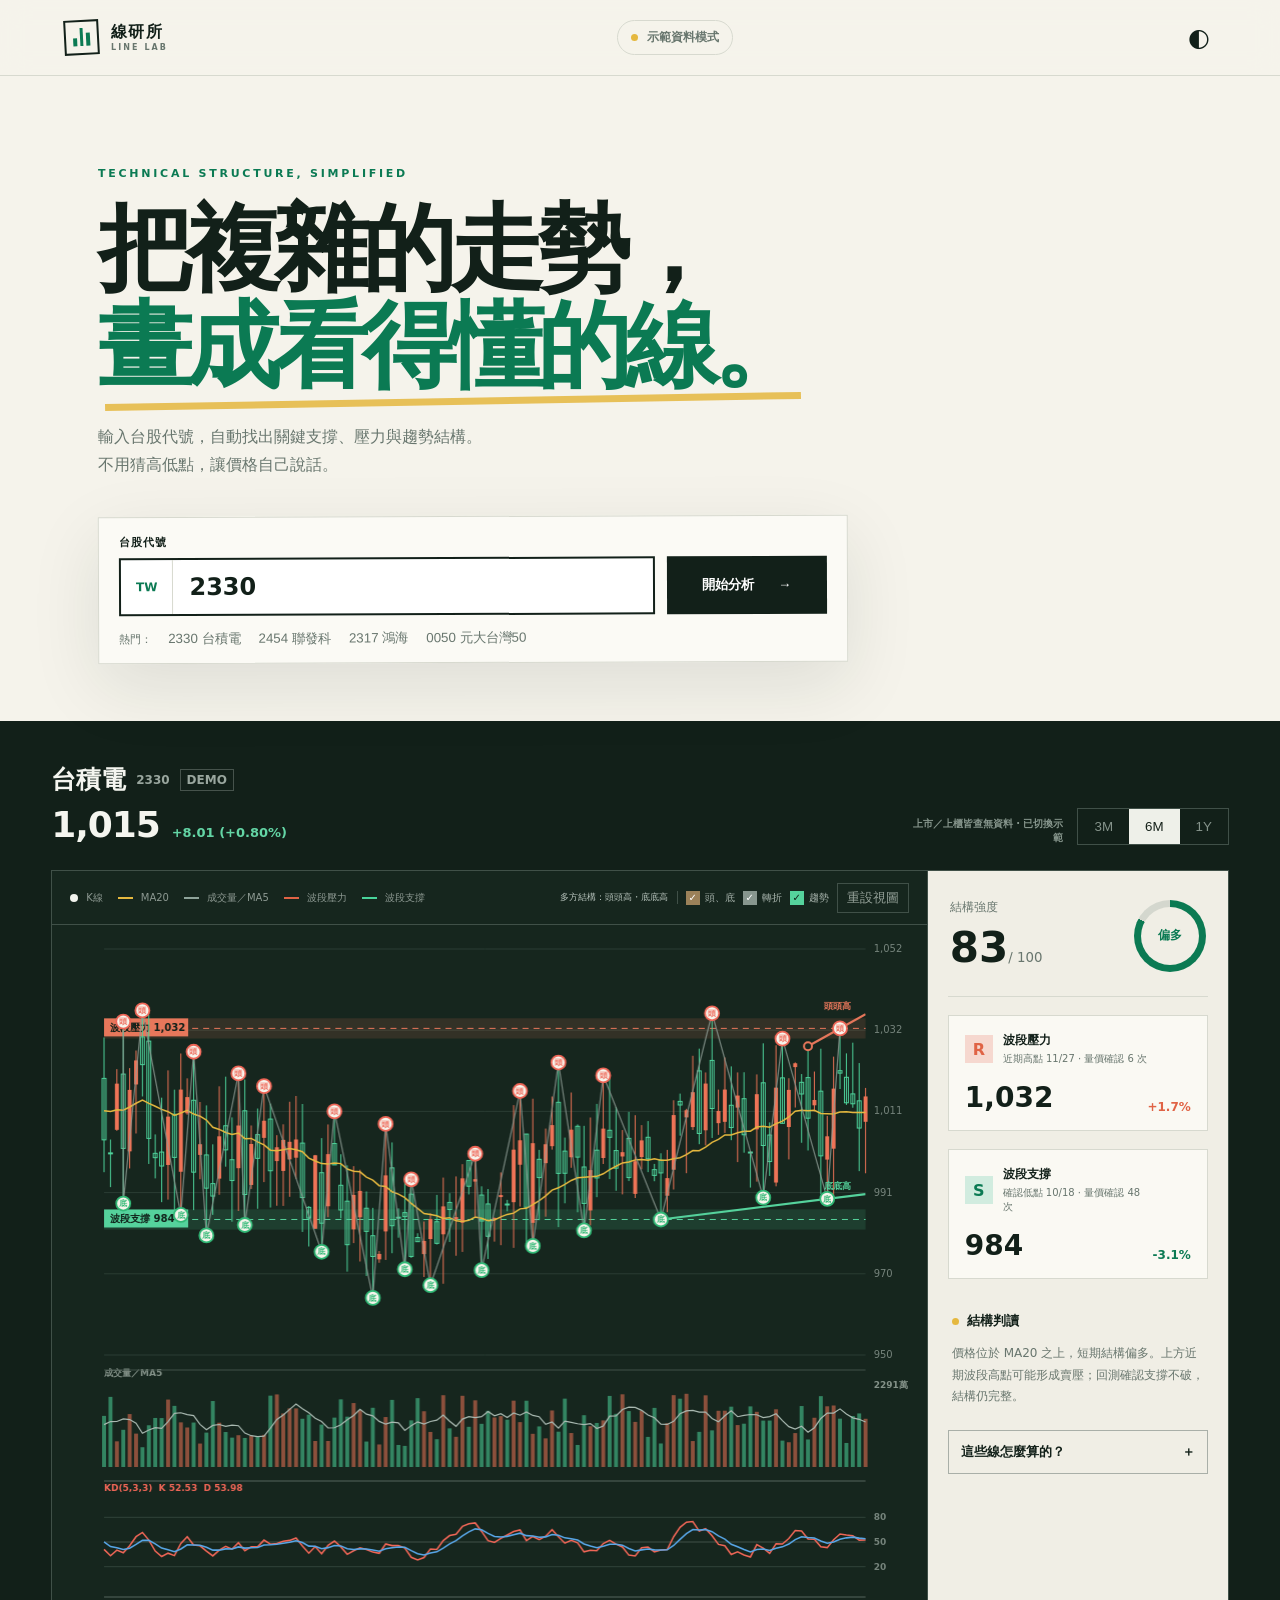
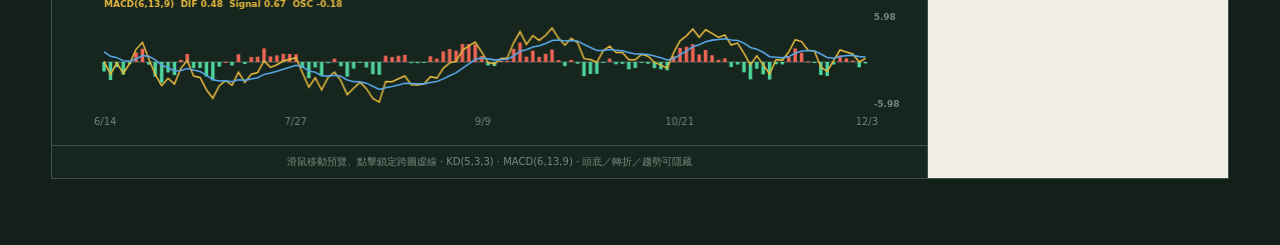
<file: pages/line-lab/index.html>
<!doctype html>
<html lang="zh-Hant">
<head>
  <meta charset="utf-8">
  <meta name="viewport" content="width=device-width,initial-scale=1">
  <meta name="description" content="輸入台股代號，自動辨識支撐、壓力與趨勢線。">
  <title>線研所｜台股自動畫線</title>
  <link rel="stylesheet" href="./styles.css">
</head>
<body>
  <header class="topbar">
    <a class="brand" href="#" aria-label="線研所首頁">
      <span class="brand-mark"><i></i><i></i><i></i></span>
      <span>線研所 <small>LINE LAB</small></span>
    </a>
    <div class="market-pill" id="sourceBadge"><span></span> <b id="sourceLabel">證交所官方資料</b></div>
    <button class="icon-button" id="themeBtn" aria-label="切換明暗模式">◐</button>
  </header>

  <main>
    <section class="hero">
      <p class="eyebrow">TECHNICAL STRUCTURE, SIMPLIFIED</p>
      <h1>把複雜的走勢，<br><em>畫成看得懂的線。</em></h1>
      <p class="lede">輸入台股代號，自動找出關鍵支撐、壓力與趨勢結構。<br>不用猜高低點，讓價格自己說話。</p>
      <form class="search-card" id="stockForm">
        <label for="ticker">台股代號</label>
        <div class="search-row">
          <div class="ticker-input"><span>TW</span><input id="ticker" inputmode="numeric" maxlength="6" value="2330" placeholder="例如 2330" aria-describedby="tickerHelp"></div>
          <button type="submit">開始分析 <span>→</span></button>
        </div>
        <div class="quick-row" id="tickerHelp">
          <span>熱門：</span>
          <button type="button" data-ticker="2330">2330 台積電</button>
          <button type="button" data-ticker="2454">2454 聯發科</button>
          <button type="button" data-ticker="2317">2317 鴻海</button>
          <button type="button" data-ticker="0050">0050 元大台灣50</button>
        </div>
      </form>
    </section>

    <section class="workspace" id="workspace" aria-live="polite">
      <div class="stock-head">
        <div>
          <div class="stock-title"><h2 id="stockName">台積電</h2><span id="stockTicker">2330</span><span class="exchange" id="exchange">TWSE</span></div>
          <div class="price-line"><strong id="lastPrice">1,015.00</strong><span id="priceChange">+18.00 (+1.81%)</span></div>
        </div>
        <div class="head-actions">
          <span class="data-stamp" id="dataStamp">正在準備資料…</span>
          <div class="periods" role="group" aria-label="時間週期">
            <button data-period="60">3M</button><button class="active" data-period="120">6M</button><button data-period="240">1Y</button>
          </div>
        </div>
      </div>

      <div class="analysis-grid">
        <div class="chart-panel">
          <div class="chart-toolbar">
            <div class="legend"><span class="dot candle"></span>K線 <span class="line ma"></span>MA20 <span class="line volume"></span>成交量／MA5 <span class="line pressure"></span>波段壓力 <span class="line support"></span>波段支撐</div>
            <div class="chart-actions">
              <span class="trend-state" id="trendState">偵測轉折中</span>
              <label class="chart-toggle pivot-toggle"><input type="checkbox" id="togglePivots" checked><span></span>頭、底</label>
              <label class="chart-toggle turn-toggle"><input type="checkbox" id="toggleTurns" checked><span></span>轉折</label>
              <label class="chart-toggle trend-toggle"><input type="checkbox" id="toggleTrend" checked><span></span>趨勢</label>
              <button id="resetZoom">重設視圖</button>
            </div>
          </div>
          <div class="chart-wrap">
            <canvas id="chart" aria-label="股票 K 線、成交量、KD 與 MACD 技術分析圖"></canvas>
            <div class="tooltip" id="tooltip" hidden></div>
          </div>
          <div class="chart-note">滑鼠移動預覽、點擊鎖定跨圖虛線 · KD(5,3,3) · MACD(6,13,9) · 頭底／轉折／趨勢可隱藏</div>
        </div>

        <aside class="insight-panel">
          <div class="score-block">
            <div><span>結構強度</span><strong id="score">78</strong><small>/ 100</small></div>
            <div class="score-ring" id="scoreRing"><span>偏多</span></div>
          </div>
          <div class="level-card resistance">
            <div class="level-label"><span>R</span><div>波段壓力<small id="resistanceMeta">近期高點＋量價確認</small></div></div>
            <strong id="resistance">1,042</strong>
            <div class="distance" id="resistanceDistance">+2.7%</div>
          </div>
          <div class="level-card support">
            <div class="level-label"><span>S</span><div>波段支撐<small id="supportMeta">確認低點＋量價確認</small></div></div>
            <strong id="support">972</strong>
            <div class="distance" id="supportDistance">-4.2%</div>
          </div>
          <div class="structure-copy">
            <h3><span></span>結構判讀</h3>
            <p id="structureText">價格位於 MA20 之上，短期結構偏多。上方接近壓力帶時留意量價變化；若回測支撐不破，結構仍完整。</p>
          </div>
          <button class="explain-btn" id="explainBtn">這些線怎麼算的？ <span>＋</span></button>
        </aside>
      </div>
    </section>

  </main>

  <dialog id="methodDialog">
    <button class="dialog-close" id="dialogClose" aria-label="關閉">×</button>
    <p class="eyebrow">CALCULATION LOGIC</p>
    <h2>自動畫線邏輯</h2>
    <ol>
      <li><strong>偵測近期波段</strong><span>先找出最近 45 個交易日的局部高點與低點。</span></li>
      <li><strong>挑選壓力</strong><span>優先採用離現價最近、最近形成的拒絕高點。</span></li>
      <li><strong>確認支撐</strong><span>低點需與現價保持足夠 ATR 幅度，排除日常小幅震盪。</span></li>
      <li><strong>量價驗證</strong><span>成交量與觸及次數用來提高可信度，不再單獨決定價位。</span></li>
    </ol>
    <p class="disclaimer">技術線僅描述歷史價格結構，不保證未來表現，也不構成投資建議。</p>
  </dialog>

  <script src="./app.js"></script>
</body>
</html>
</file>
<file: pages/line-lab/styles.css>
:root{--ink:#122019;--muted:#68766e;--paper:#f5f3eb;--card:#fbfaf5;--line:#d7d9cf;--green:#0b7a53;--mint:#b8e6d1;--coral:#e06345;--yellow:#e5b83f;--shadow:0 22px 70px rgba(23,39,30,.1)}
*{box-sizing:border-box}html{scroll-behavior:smooth}body{margin:0;background:var(--paper);color:var(--ink);font-family:"Microsoft JhengHei","PingFang TC",system-ui,sans-serif}.topbar{height:76px;padding:0 clamp(22px,5vw,72px);display:flex;align-items:center;justify-content:space-between;border-bottom:1px solid var(--line);position:sticky;top:0;z-index:20;background:rgba(245,243,235,.92);backdrop-filter:blur(14px)}.brand{display:flex;align-items:center;gap:12px;color:inherit;text-decoration:none;font-weight:900;letter-spacing:.08em}.brand small{display:block;font:700 8px/1.2 system-ui;letter-spacing:.26em;color:var(--muted)}.brand-mark{width:35px;height:35px;border:2px solid var(--ink);display:flex;align-items:flex-end;justify-content:center;gap:3px;padding:7px;transform:rotate(-3deg)}.brand-mark i{width:4px;background:var(--green);display:block}.brand-mark i:nth-child(1){height:8px}.brand-mark i:nth-child(2){height:18px}.brand-mark i:nth-child(3){height:13px}.market-pill{font-size:12px;color:var(--muted);padding:8px 13px;border:1px solid var(--line);border-radius:99px}.market-pill span{display:inline-block;width:7px;height:7px;background:var(--green);border-radius:50%;margin-right:5px}.icon-button{border:0;background:transparent;font-size:25px;cursor:pointer;color:var(--ink)}main{overflow:hidden}.hero{max-width:1140px;margin:auto;padding:92px 28px 58px}.eyebrow,.section-kicker{font:800 11px/1 system-ui;letter-spacing:.25em;color:var(--green);margin:0 0 22px}.hero h1{font-size:clamp(44px,7.5vw,94px);line-height:1.03;letter-spacing:-.065em;margin:0;max-width:900px}.hero h1 em{font-style:normal;color:var(--green);position:relative}.hero h1 em:after{content:"";position:absolute;height:7px;background:var(--yellow);left:1%;right:0;bottom:-5px;transform:rotate(-1deg);opacity:.85}.lede{font-size:16px;line-height:1.8;color:var(--muted);margin:28px 0 36px}.search-card{background:var(--card);border:1px solid var(--line);padding:17px 20px 13px;box-shadow:var(--shadow);max-width:750px;transform:rotate(-.2deg)}.search-card label{display:block;font-size:11px;font-weight:800;letter-spacing:.1em;margin-bottom:8px}.search-row{display:flex;gap:12px}.ticker-input{height:58px;border:2px solid var(--ink);display:flex;align-items:center;flex:1;background:#fff}.ticker-input span{height:100%;display:flex;align-items:center;padding:0 15px;border-right:1px solid var(--line);font:800 12px system-ui;color:var(--green)}.ticker-input input{border:0;outline:0;font:800 24px system-ui;width:100%;padding:0 16px;color:#122019;background:transparent}.search-row>button{border:0;background:var(--ink);color:#fff;padding:0 26px;font-weight:800;cursor:pointer;min-width:160px}.search-row>button span{margin-left:20px}.search-row>button:hover{background:var(--green)}.quick-row{display:flex;gap:14px;align-items:center;margin-top:12px;font-size:11px;color:var(--muted);overflow:auto}.quick-row button{border:0;background:transparent;padding:2px;color:var(--muted);white-space:nowrap;cursor:pointer}.quick-row button:hover{color:var(--green)}.workspace{background:var(--ink);color:#f4f5ef;padding:42px clamp(20px,4vw,64px) 66px}.stock-head{max-width:1320px;margin:auto;display:flex;align-items:flex-end;justify-content:space-between;padding-bottom:25px}.stock-title{display:flex;align-items:center;gap:10px}.stock-title h2{font-size:25px;margin:0}.stock-title>span{font:700 12px system-ui;color:#99a69e}.stock-title .exchange{border:1px solid #46534c;padding:3px 6px}.price-line{margin-top:8px}.price-line strong{font:800 36px system-ui;letter-spacing:-.03em}.price-line span{font:700 13px system-ui;color:#63d5a5;margin-left:12px}.periods{display:flex;border:1px solid #405048}.periods button{border:0;background:transparent;color:#85938b;padding:10px 16px;cursor:pointer}.periods button.active{background:#eef0e9;color:#142019}.analysis-grid{max-width:1320px;margin:auto;display:grid;grid-template-columns:minmax(0,1fr) 300px;border:1px solid #405048;background:#16261e}.chart-panel{min-width:0;border-right:1px solid #405048}.chart-toolbar{height:54px;display:flex;align-items:center;justify-content:space-between;padding:0 18px;border-bottom:1px solid #405048;font-size:10px;color:#8d9992}.legend{display:flex;gap:8px;align-items:center}.dot{width:8px;height:8px;border-radius:50%;background:#f1f3ed}.line{width:15px;height:2px;display:inline-block;margin-left:7px}.line.ma{background:var(--yellow)}.line.pressure{background:var(--coral)}.line.support{background:#48d39a}.chart-toolbar button{color:#95a199;background:transparent;border:1px solid #405048;padding:5px 9px;cursor:pointer}.chart-wrap{position:relative;height:510px}.chart-wrap canvas{width:100%;height:100%;display:block}.tooltip{position:absolute;pointer-events:none;background:#f5f3eb;color:#16261e;border:1px solid #89948d;padding:8px 10px;font:11px/1.6 system-ui;box-shadow:0 8px 25px #0004}.chart-note{text-align:center;color:#77877e;font-size:10px;padding:9px;border-top:1px solid #405048}.insight-panel{padding:25px 20px;background:#f0eee5;color:var(--ink)}.score-block{display:flex;justify-content:space-between;align-items:center;padding:3px 2px 24px;border-bottom:1px solid var(--line)}.score-block>div:first-child>span{display:block;font-size:12px;color:var(--muted);margin-bottom:7px}.score-block strong{font:800 42px system-ui}.score-block small{color:var(--muted)}.score-ring{--score:78;width:72px;height:72px;border-radius:50%;background:conic-gradient(var(--green) calc(var(--score)*1%),#d4d7ce 0);display:grid;place-items:center;position:relative}.score-ring:after{content:"";position:absolute;inset:7px;background:#f0eee5;border-radius:50%}.score-ring span{z-index:1;font-size:12px;font-weight:800;color:var(--green)}.level-card{margin-top:18px;border:1px solid var(--line);background:#faf9f3;padding:16px;display:grid;grid-template-columns:1fr auto}.level-label{display:flex;align-items:center;gap:10px}.level-label>span{width:28px;height:28px;display:grid;place-items:center;font-weight:900;background:#f6d8cf;color:var(--coral)}.support .level-label>span{background:#d1ecdf;color:var(--green)}.level-label div{font-weight:800;font-size:12px}.level-label small{display:block;color:var(--muted);font-weight:400;margin-top:3px}.level-card>strong{grid-column:1/2;font:800 28px system-ui;margin-top:15px}.distance{grid-column:2;align-self:end;font:800 12px system-ui;color:var(--coral)}.support .distance{color:var(--green)}.structure-copy{padding:20px 4px 10px}.structure-copy h3{font-size:13px;display:flex;align-items:center;gap:8px}.structure-copy h3 span{width:7px;height:7px;border-radius:50%;background:var(--yellow)}.structure-copy p{font-size:12px;line-height:1.8;color:var(--muted)}.explain-btn{width:100%;padding:12px;background:transparent;border:1px solid #a9afa8;color:var(--ink);display:flex;justify-content:space-between;cursor:pointer;font-weight:800}.method{max-width:1140px;margin:auto;padding:110px 28px}.method h2{font-size:clamp(36px,5vw,65px);letter-spacing:-.05em;line-height:1.1;margin:0 0 50px}.method-grid{display:grid;grid-template-columns:repeat(3,1fr);gap:18px}.method article{border-top:2px solid var(--ink);padding:15px 2px}.method article>b{font:800 11px system-ui;color:var(--green)}.method h3{font-size:17px}.method p{color:var(--muted);font-size:13px;line-height:1.7}.mini-chart{height:90px;margin-top:12px;background:linear-gradient(160deg,transparent 48%,#a7b1aa 49%,#a7b1aa 51%,transparent 52%),linear-gradient(20deg,transparent 48%,#a7b1aa 49%,#a7b1aa 51%,transparent 52%);position:relative;overflow:hidden}.pivots:after{content:"●     ●        ●";position:absolute;color:var(--coral);top:18px;left:15%;letter-spacing:26px}.clusters:after{content:"";position:absolute;left:0;right:0;height:12px;top:33px;background:rgba(224,99,69,.25);border-top:1px solid var(--coral);border-bottom:1px solid var(--coral)}.weighted:after{content:"";position:absolute;left:0;right:0;height:3px;top:42px;background:var(--green);box-shadow:0 -20px 0 rgba(11,122,83,.3),0 22px 0 rgba(11,122,83,.2)}footer{border-top:1px solid var(--line);display:flex;justify-content:space-between;align-items:center;padding:26px clamp(20px,5vw,72px);color:var(--muted);font-size:10px}footer span{font-weight:900;color:var(--ink);letter-spacing:.12em}dialog{max-width:600px;border:1px solid var(--ink);background:var(--paper);padding:38px;color:var(--ink);box-shadow:0 30px 100px #0008}dialog::backdrop{background:rgba(11,25,17,.72);backdrop-filter:blur(5px)}dialog h2{font-size:36px;margin:0 0 25px}dialog ol{padding:0;list-style:none}dialog li{display:grid;grid-template-columns:125px 1fr;border-top:1px solid var(--line);padding:15px 0;font-size:13px;line-height:1.6}dialog li span{color:var(--muted)}.dialog-close{position:absolute;right:18px;top:15px;border:0;background:transparent;font-size:27px;cursor:pointer}.disclaimer{font-size:11px;color:var(--muted);background:#e9e7de;padding:12px}.loading .chart-wrap:after{content:"正在辨識價格結構…";position:absolute;inset:0;background:#14231ee8;display:grid;place-items:center;color:#b8e6d1;font-size:13px;letter-spacing:.1em}
body.light-off{--paper:#121c17;--card:#19251f;--ink:#eef1ea;--muted:#96a39c;--line:#35433b}body.light-off .ticker-input{background:#ecede7}body.light-off .ticker-input input{color:#142019}body.light-off .insight-panel{background:#eae8df;color:#122019}body.light-off .explain-btn{color:#122019}body.light-off footer span{color:#eef1ea}
@media(max-width:900px){.hero{padding-top:65px}.analysis-grid{grid-template-columns:1fr}.chart-panel{border-right:0}.insight-panel{display:grid;grid-template-columns:1fr 1fr;gap:14px}.score-block{grid-column:1/-1}.level-card{margin:0}.structure-copy,.explain-btn{grid-column:1/-1}.chart-wrap{height:430px}.method-grid{grid-template-columns:1fr}.method article{display:grid;grid-template-columns:40px 150px 1fr;align-items:center;gap:15px}.method article p{grid-column:3;margin-top:-25px}.mini-chart{grid-column:2;grid-row:1/3}}
@media(max-width:600px){.market-pill{display:none}.hero{padding:50px 18px}.hero h1{font-size:46px}.search-row{display:block}.ticker-input{width:100%}.search-row>button{height:50px;width:100%;margin-top:10px}.workspace{padding:30px 12px 45px}.stock-head{align-items:flex-start}.periods button{padding:8px}.price-line strong{font-size:30px}.chart-wrap{height:350px}.chart-toolbar .legend .line,.chart-toolbar .legend .dot{display:none}.insight-panel{grid-template-columns:1fr}.score-block,.structure-copy,.explain-btn{grid-column:1}.method{padding:80px 18px}.method article{display:block}.method article p{margin:0}.mini-chart{height:70px}footer{display:block;text-align:center}footer>*{display:block;margin:8px}dialog{margin:12px;padding:28px 22px}dialog li{grid-template-columns:1fr;gap:4px}}
.market-pill b{font-weight:700}.market-pill.demo span{background:var(--yellow)}.head-actions{display:flex;align-items:flex-end;gap:14px}.data-stamp{font:600 10px/1.4 system-ui;color:#86958c;text-align:right;max-width:160px}
@media(max-width:600px){.head-actions{display:block}.data-stamp{display:block;margin-bottom:7px;max-width:120px}.stock-head{gap:8px}}
.line.volume{background:#8ea39a}.chart-wrap{height:820px}
@media(max-width:900px){.chart-wrap{height:760px}}
@media(max-width:600px){.chart-wrap{height:690px}}

.chart-actions{display:flex;align-items:center;gap:8px}.trend-state{font-size:9px;color:#b8c4bd;border-right:1px solid #405048;padding-right:9px;white-space:nowrap}.chart-toggle{display:flex;align-items:center;gap:5px;color:#a7b3ac;font-size:10px;cursor:pointer;white-space:nowrap}.chart-toggle input{position:absolute;opacity:0;pointer-events:none}.chart-toggle>span{width:14px;height:14px;border:1px solid #6c7b73;display:grid;place-items:center}.chart-toggle input:checked+span:after{content:"✓";font-size:10px;font-weight:900}.resistance-toggle input:checked+span{background:#e7775b;border-color:#e7775b;color:#102019}.support-toggle input:checked+span{background:#55d29c;border-color:#55d29c;color:#102019}
@media(max-width:900px){.chart-toolbar{height:auto;min-height:54px;align-items:flex-start;gap:10px;padding-top:10px;padding-bottom:10px;flex-direction:column}.chart-actions{width:100%;justify-content:flex-end}.trend-state{margin-right:auto}}
@media(max-width:600px){.trend-state{display:none}.chart-actions{justify-content:flex-start;flex-wrap:wrap}.chart-actions #resetZoom{margin-left:auto}.chart-toggle{font-size:9px}}

.pivot-toggle input:checked+span{background:#9b8159;border-color:#9b8159;color:#fff}.turn-toggle input:checked+span{background:#87968e;border-color:#87968e;color:#fff}.trend-toggle input:checked+span{background:#55d29c;border-color:#55d29c;color:#102019}
</file>
